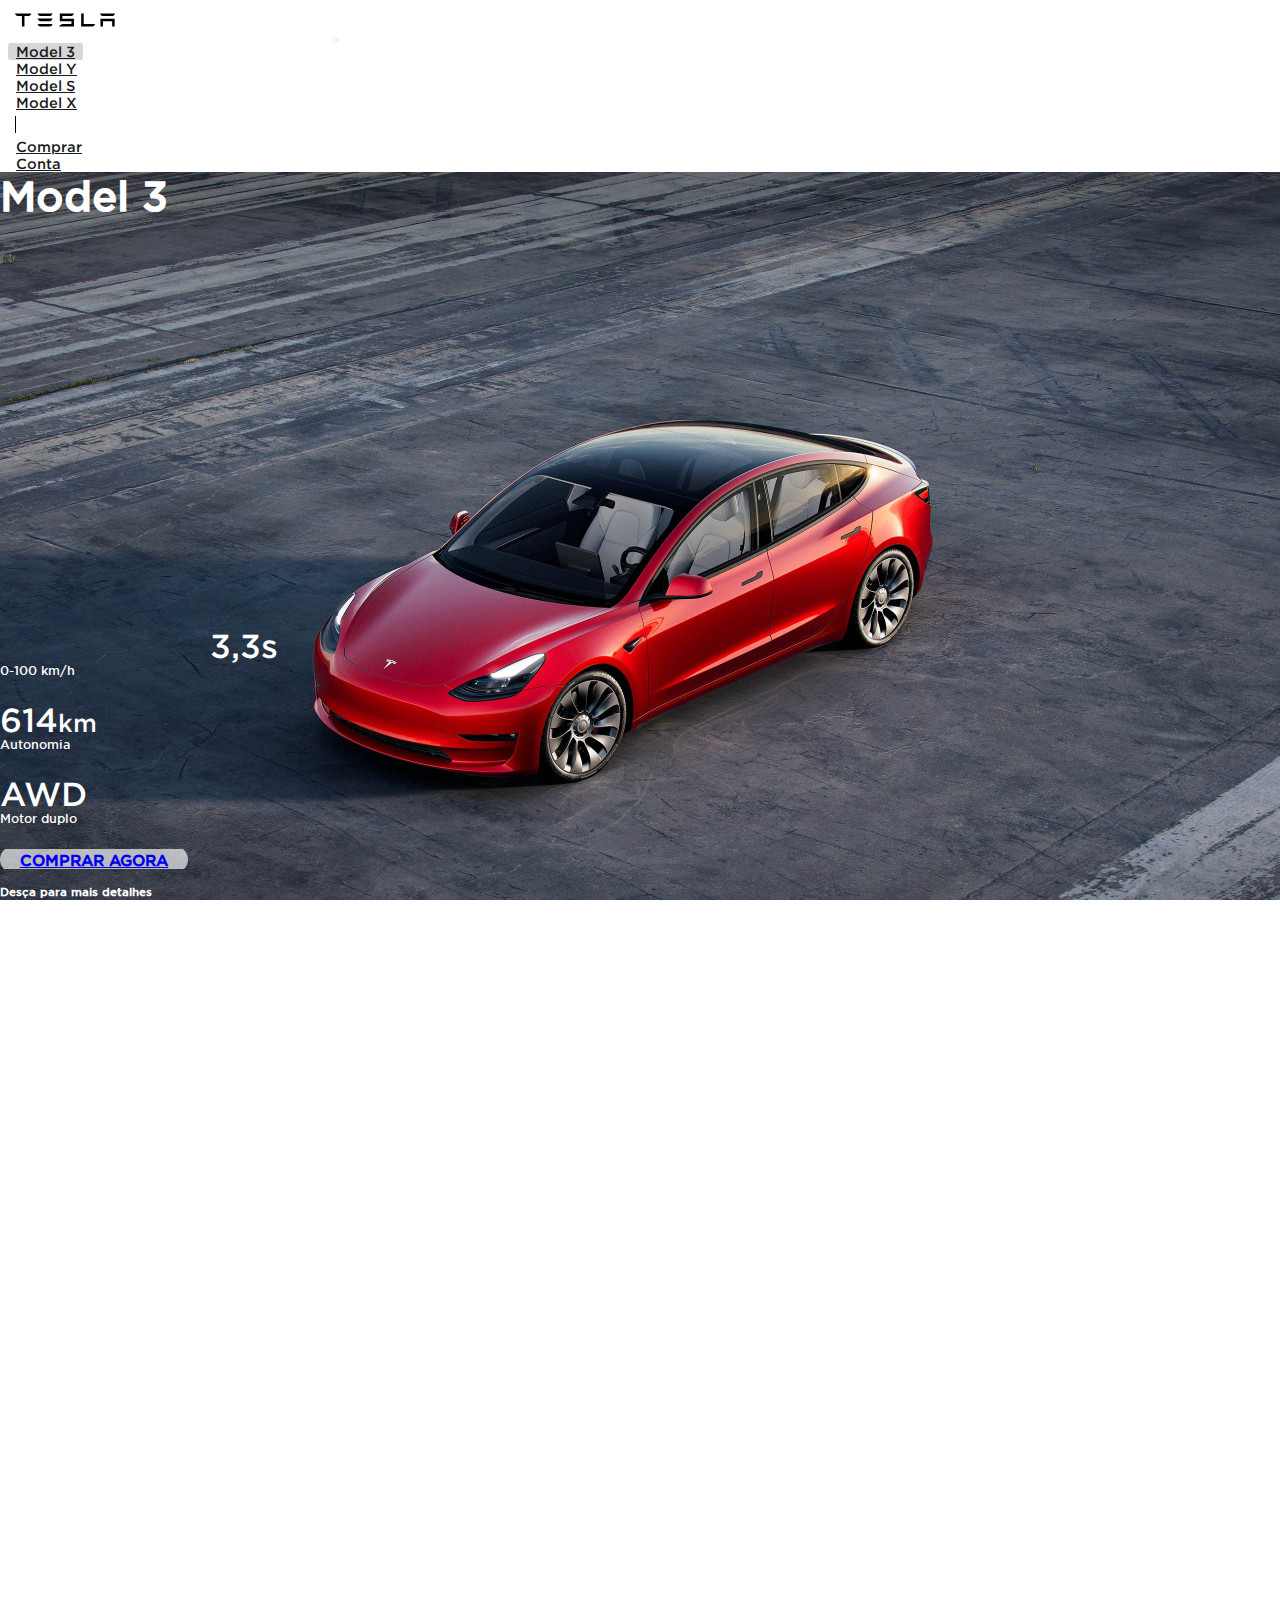
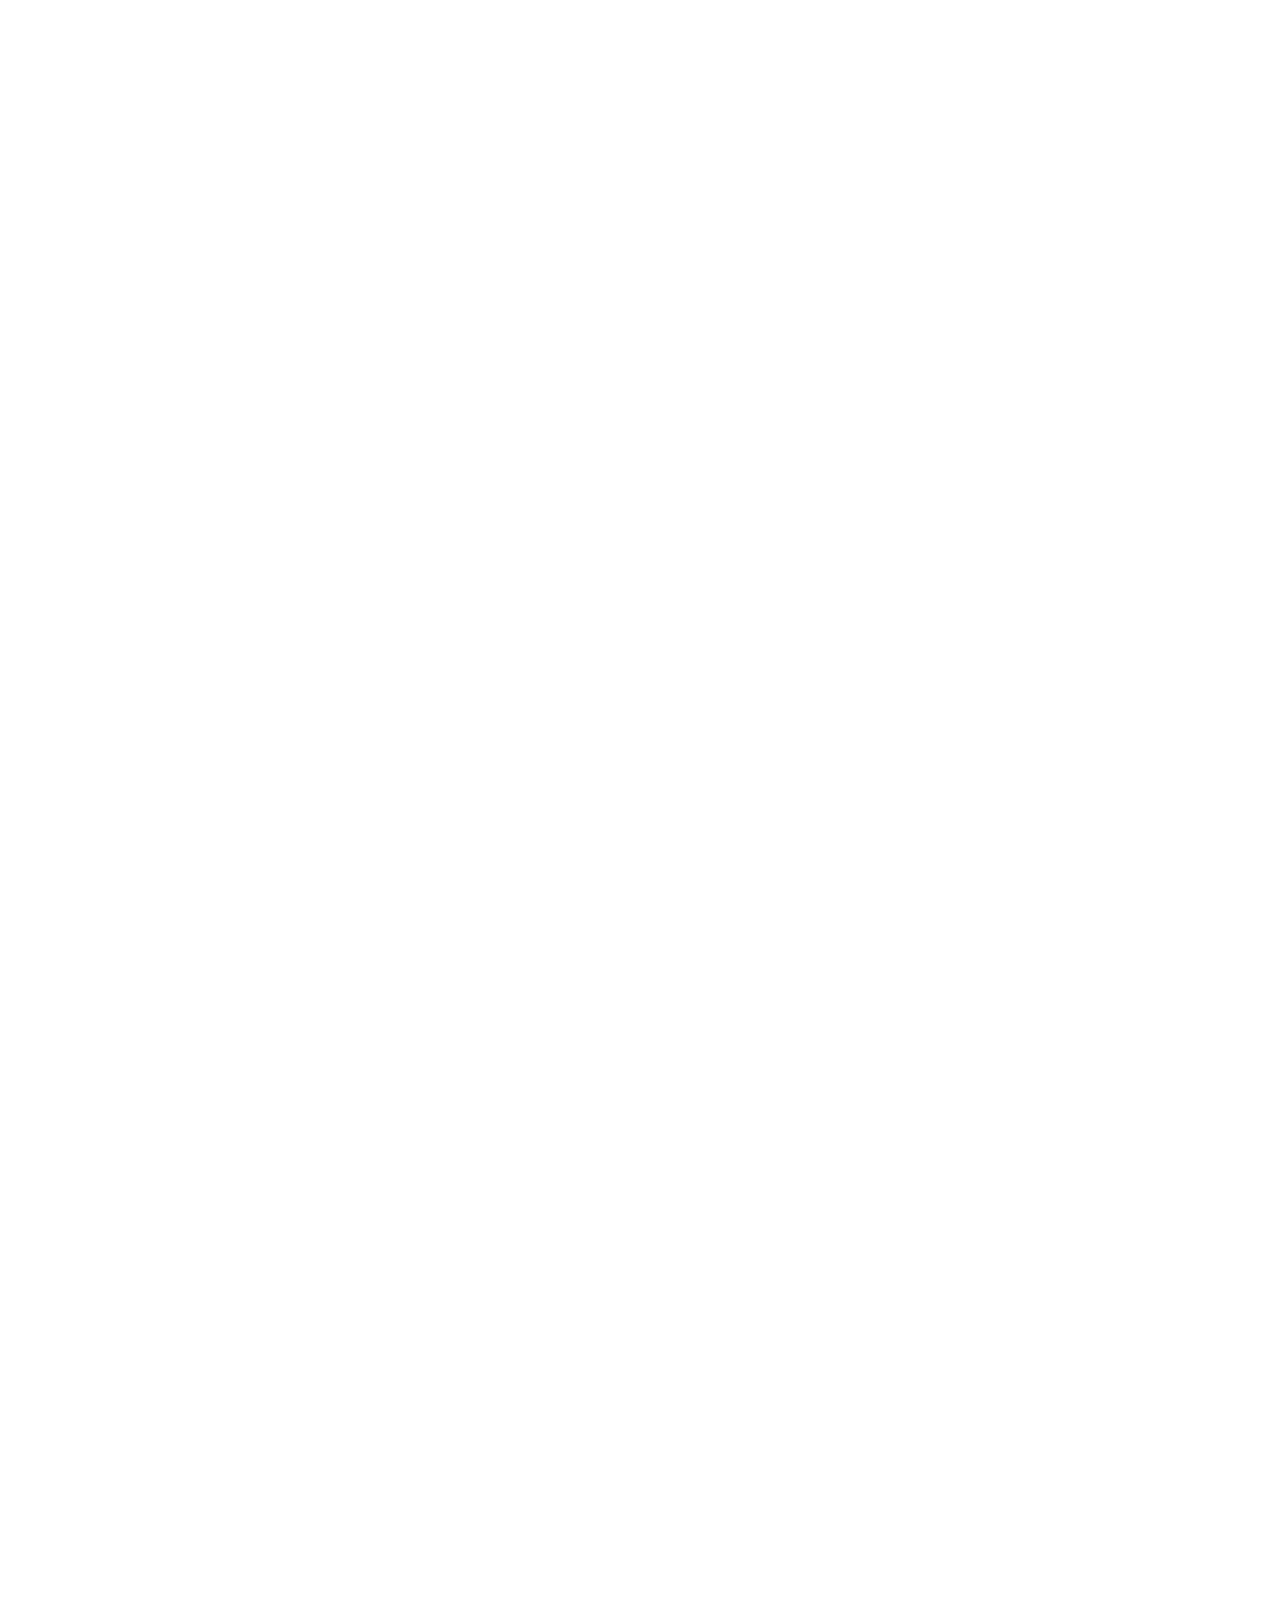
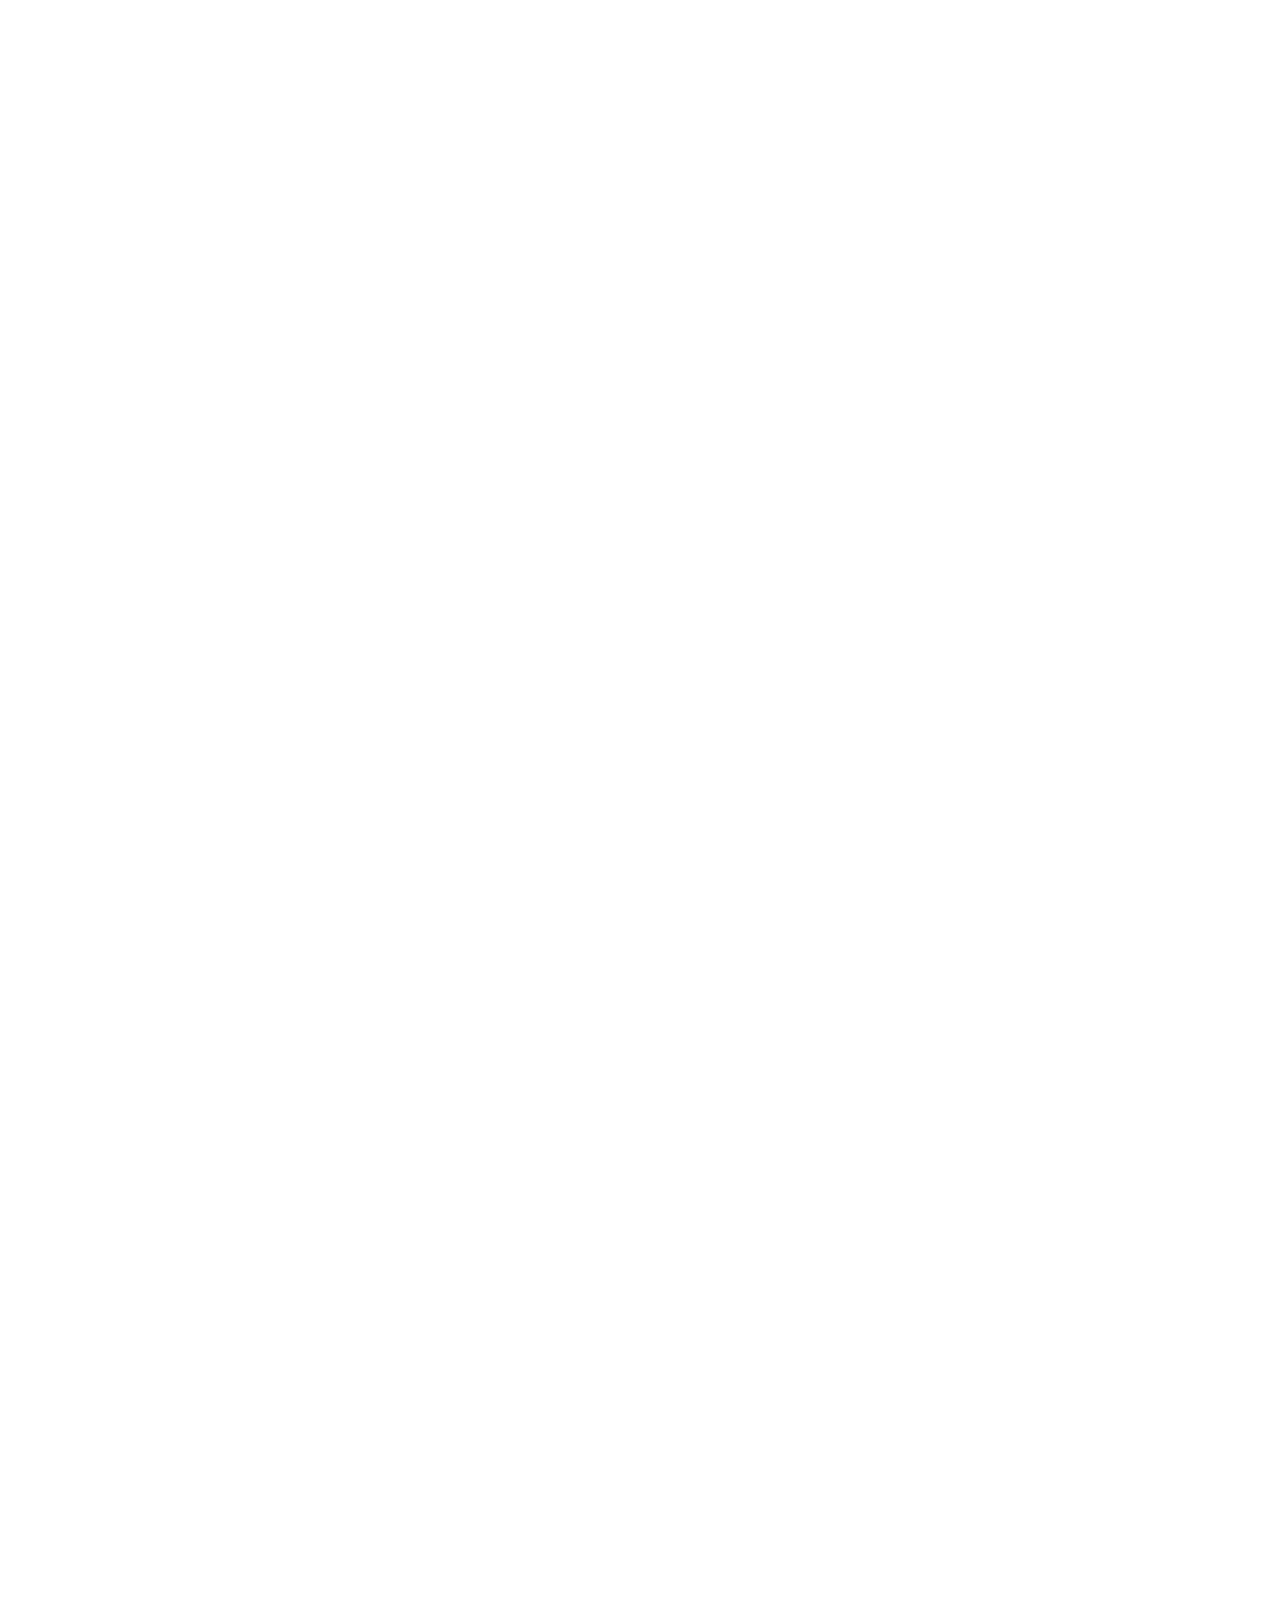
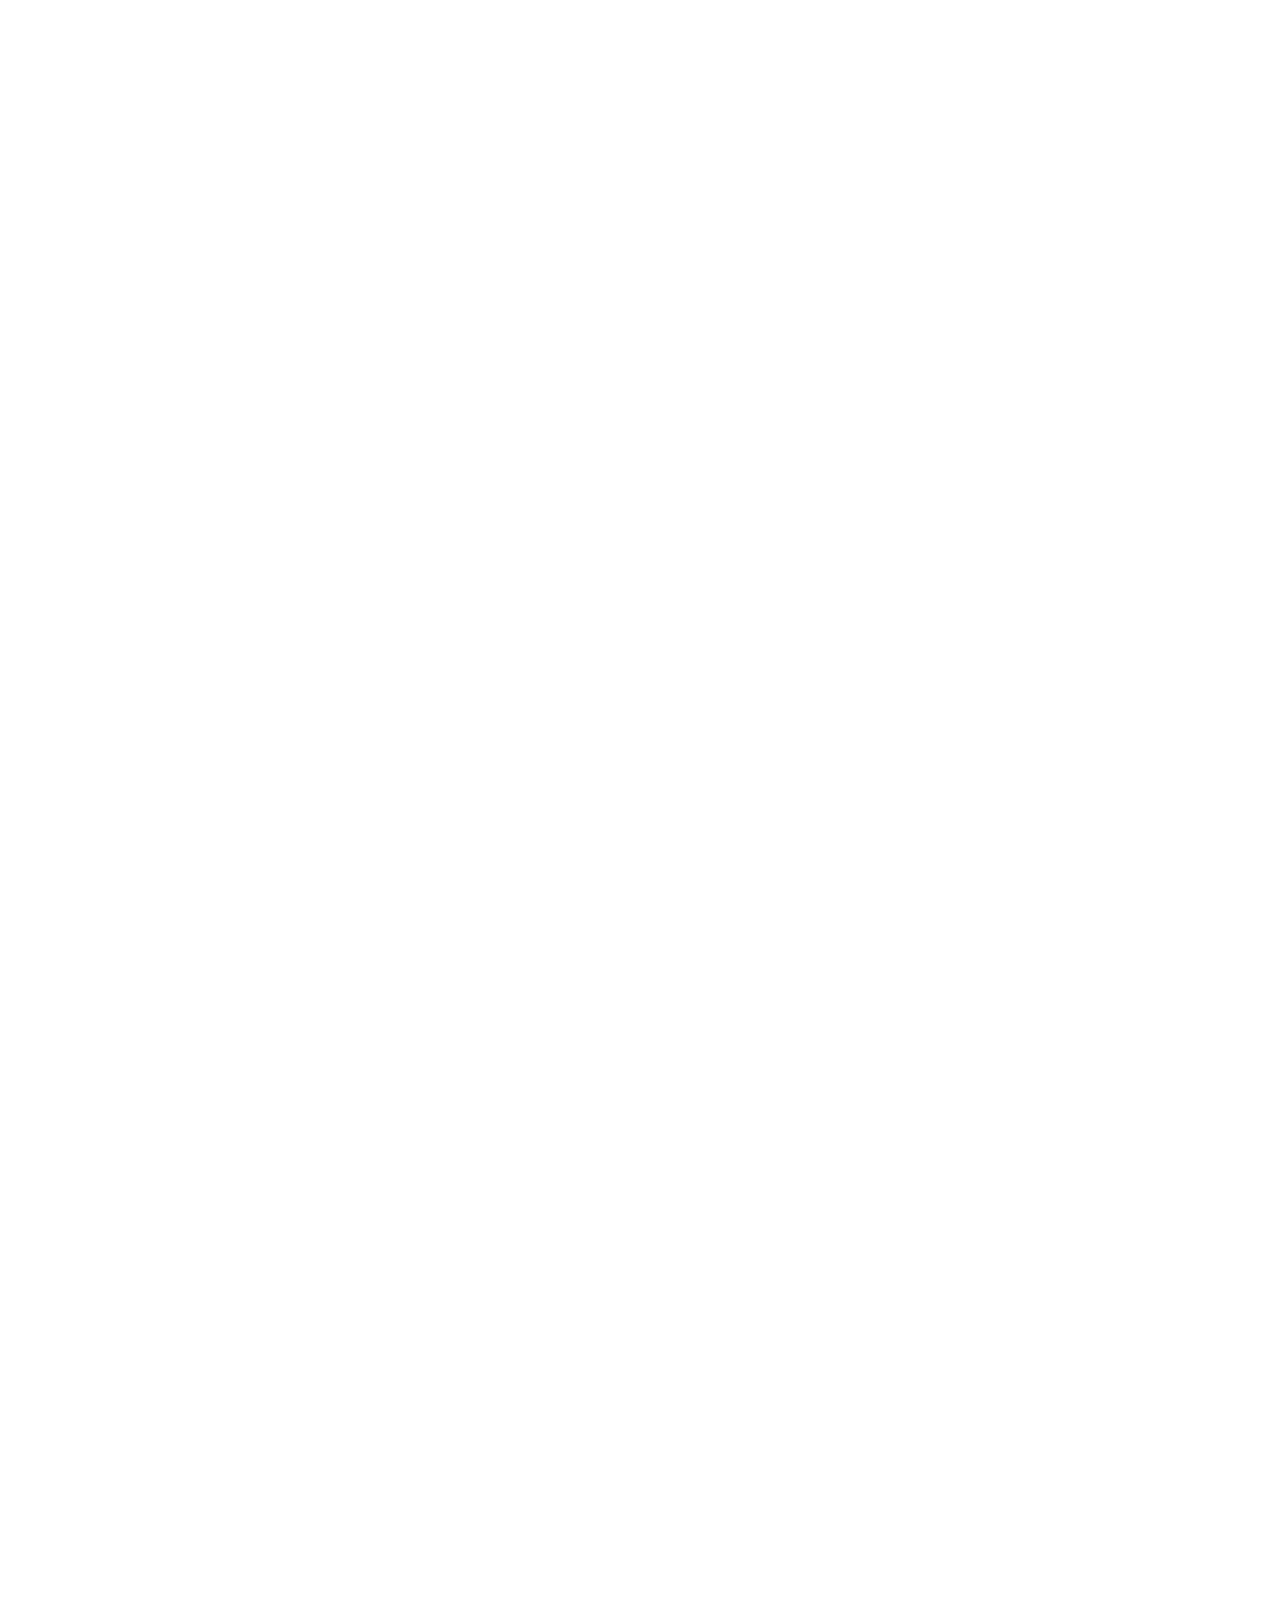
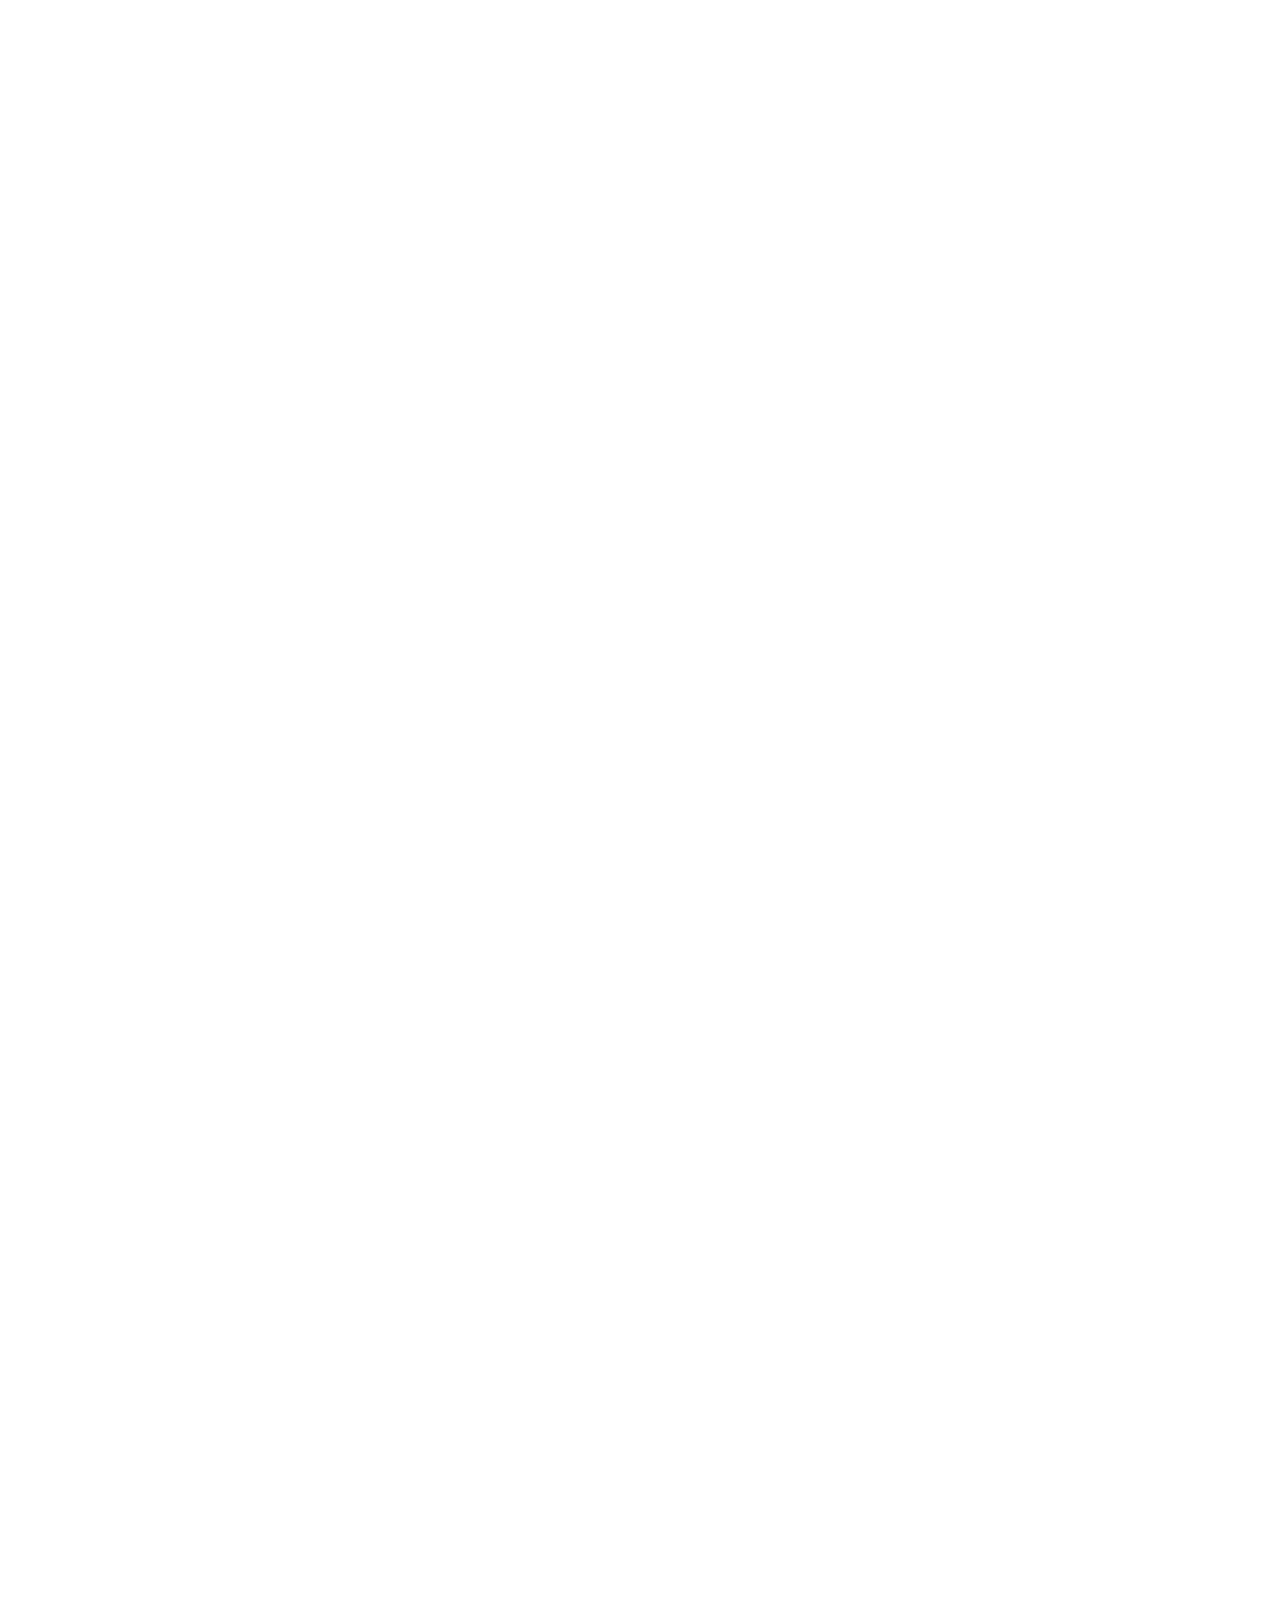
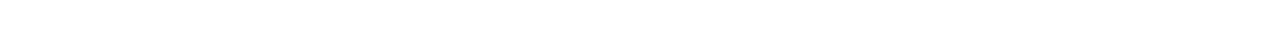
<file: model3.html>
<!doctype html>
<html lang="pt-br">

<head>
  <meta charset="utf-8">
  <meta name="viewport" content="width=device-width, initial-scale=1, shrink-to-fit=no">

  <link rel="stylesheet" href="https://cdn.jsdelivr.net/npm/bootstrap@4.6.1/dist/css/bootstrap.min.css"
    integrity="sha384-zCbKRCUGaJDkqS1kPbPd7TveP5iyJE0EjAuZQTgFLD2ylzuqKfdKlfG/eSrtxUkn" crossorigin="anonymous">
  <link rel="stylesheet" href="https://pro.fontawesome.com/releases/v5.10.0/css/all.css"
    integrity="sha384-AYmEC3Yw5cVb3ZcuHtOA93w35dYTsvhLPVnYs9eStHfGJvOvKxVfELGroGkvsg+p" crossorigin="anonymous" />
  <link href="https://fonts.googleapis.com/icon?family=Material+Icons" rel="stylesheet">

  <link rel="stylesheet" href="css/geral.css">
  <link rel="stylesheet" href="css/model3.css">

  <link rel="icon" href="img/favicon.png">

  <title>Tesla Brasil</title>
</head>

<body>

  <div id="header" class="fixed-top">
    <div class="navbar navbar-expand-md">
      <div class="container-fluid">
        <a href="index.html" class="nav-brand"><img src="img/tesla-logo.svg" width="130" height="40"></a>

        <button class="navbar-toggler border-0" data-toggle="collapse" data-target="#nav-header">
          <i class="fas fa-ellipsis-h"></i>
        </button>

        <div class="navbar-collapse collapse" id="nav-header">
          <ul class="navbar-nav">
            <li class="nav-item ativo"><a href="model3.html" class="nav-link">Model 3</a></li>
            <li class="nav-item"><a href="modely.html" class="nav-link">Model Y</a></li>
            <li class="nav-item"><a href="models.html" class="nav-link">Model S</a></li>
            <li class="nav-item"><a href="modelx.html" class="nav-link nav-last">Model X</a></li>
            <li class="nav-item divisor align-self--center"></li>
            <li class="nav-item"><a href="comprar.html" class="nav-link">Comprar</a></li>
            <li class="nav-item"><a href="conta.html" class="nav-link">Conta</a></li>
          </ul>
        </div>
      </div>
    </div>
  </div>

  <div class="parallax" id="parallax-1">
    <div class="content row align-items-center text-center">
      <div class="col">
        <h1 class="titulo">Model 3</h1>
        <div class="container" id="first-content">
          <div class="row">
            <div class="col-4 col-lg-3">
              <div class="row first-title">
                <div class="col-12">
                  <span class="material-icons" id="first-icon">speed</span>
                  <span>3,3s</span>
                </div>

                <div class="col">
                  <span class="first-sub">0-100 km/h</span>
                </div>
              </div>
            </div>

            <div class="col-4 col-lg-3">
              <div class="row first-title">
                <div class="col-12">
                  <span>614<span style="font-size: 24px;">km</span></span>
                </div>

                <div class="col">
                  <span class="first-sub">Autonomia</span>
                </div>
              </div>
            </div>

            <div class="col-4 col-lg-3">
              <div class="row first-title">
                <div class="col-12">
                  <span>AWD</span>
                </div>

                <div class="col">
                  <span class="first-sub">Motor duplo</span>
                </div>
              </div>
            </div>

            <div class="col-lg-3">
              <a href="comprar.html" class="btn btn-light btn-custom btn-comprar btn-block">COMPRAR AGORA</a>
            </div>
          </div>
          
          <div class="row">
            <div class="col seta-geral">
              <div id="seta">
                <h6>Desça para mais detalhes</h6>
                <i class="fas fa-chevron-down"></i>
              </div>
            </div>
          </div>
        </div>
      </div>
    </div>
  </div>

  <div id="second-content">
    <div class="container">
      <div class="spacing">
        <div class="row">
          <div class="col-md-4">
            <h2 class="top-title">Performance</h2>
            <h1 class="bottom-title">A aceleração mais rápida</h1>
          </div>

          <div class="col-md-8">
            <p class="paragraph text-justify">O Model 3 vem equipado com a opção de motor duplo com tração integral,
              travões Performance e jantes de
              20” Überturbine e suspensão rebaixada para um controlo total, em todas as condições climatéricas. Além
              disso, um aileron em fibra de carbono melhora a estabilidade a velocidades elevadas, tudo isto permitindo
              que o Model 3 ofereça uma aceleração dos 0-100 km/h* em apenas 3,3 segundos.</p>
          </div>
        </div>
      </div>
    </div>

    <div id="second-second-content">
      <div class="container">
        <div class="row">
          <div class="col-md-6">
            <img src="img/model3/second-content/wheels.jfif" class="img-fluid second-image">
          </div>

          <div class="col-md-6 second-title align-self-center">
            <h1 class="bottom-title white">Jantes Überturbine de 20" e travões Performance</h1>
            <p class="paragraph gray">Inclui pneus Pirelli P Zero, travões mais potentes e suspensão
              rebaixada para melhor manobrabilidade e desempenho</p>
          </div>
        </div>

        <div class="row">
          <div class="col-md-6 second-title align-self-center order-2 order-md-1">
            <h1 class="bottom-title white">Spoiler em fibra de carbono</h1>
            <p class="paragraph gray">Aerodinâmica aperfeiçoada e estabilidade melhorada a velocidades de até 261 km/h
            </p>
          </div>

          <div class="col-md-6 order-1 order-md-2">
            <img src="img/model3/second-content/spoiler.jfif" class="img-fluid second-image">
          </div>
        </div>

        <div class="row">
          <div class="col-md-6">
            <img src="img/model3/second-content/pedals.jfif" class="img-fluid second-image">
          </div>

          <div class="col-md-6 second-title align-self-center">
            <h1 class="bottom-title white">Pedais Performance</h1>
            <p class="paragraph gray">Fabricados com liga de alumínio para melhorar o estilo do interior</p>
          </div>
        </div>
      </div>
    </div>
  </div>

  <div id="third-content">
    <div class="container">
      <div class="spacing">
        <div class="row">
          <div class="col-md-4">
            <h2 class="top-title">Tração às 4 rodas</h2>
            <h1 class="bottom-title">Motor Duplo</h1>
          </div>

          <div class="col-md-8">
            <p class="paragraph text-justify">A tração integral da Tesla conta com dois motores independentes para maior
              redundância, cada um com apenas uma peça móvel, de forma a proporcionar o mínimo de manutenção e máximo de
              durabilidade. Ao contrário dos sistemas de tração integral tradicionais, controlam digitalmente o binário
              para as rodas dianteiras e traseiras, melhorando a manobrabilidade e o controlo da tração.</p>
          </div>
        </div>
      </div>
    </div>
  </div>

  <div id="fourth-content">
    <div class="container">
      <div class="row">
        <div class="col">
          <div id="carousel" class="carousel slide" data-ride="carousel">
            <ol class="carousel-indicators">
              <li class="active" data-target="#carousel" data-slide-to="0"></li>
              <li data-target="#carousel" data-slide-to="1"></li>
              <li data-target="#carousel" data-slide-to="2"></li>
              <li data-target="#carousel" data-slide-to="3"></li>
            </ol>

            <div class="carousel-inner">
              <div class="carousel-item active">
                <img src="img/model3/fourth-content/caroussel-1.jfif" class="img-fluid">
                <div class="carousel-caption">
                  Um aspeto interior minimalista com todos os controles acessíveis na tela tátil central de 15 polegadas
                  e no volante.
                </div>
              </div>

              <div class="carousel-item">
                <img src="img/model3/fourth-content/caroussel-2.jfif" class="img-fluid">
                <div class="carousel-caption">
                  O painel de instrumentos virado para a frente proporciona ainda mais espaço para as pernas na
                  dianteira, para uma direção mais espaçosa.
                </div>
              </div>

              <div class="carousel-item">
                <img src="img/model3/fourth-content/caroussel-3.jfif" class="img-fluid">
                <div class="carousel-caption">
                  A central premium é moderna e eficiente, com muito espaço de armazenamento coberto e suporte
                  para carregamento de dois smartphones.
                </div>
              </div>

              <div class="carousel-item">
                <img src="img/model3/fourth-content/caroussel-4.jfif" class="img-fluid">
                <div class="carousel-caption">
                  O banco traseiro é extremamente confortável com máximo espaço para as pernas e belas vistas através do
                  teto panorâmico.
                </div>
              </div>

              <a href="#carousel" class="carousel-control-prev" data-slide="prev">
                <i class="fas fa-chevron-left carousel-control"></i>
              </a>
              <a href="#carousel" class="carousel-control-next" data-slide="next">
                <i class="fas fa-chevron-right carousel-control"></i>
              </a>
            </div>
          </div>
        </div>
      </div>

      <div id="fourth-second-content">
        <div class="row">
          <div class="col-md-6">
            <img src="img/model3/fourth-content/content-1.jfif" class="img-fluid second-image">
          </div>

          <div class="col-md-6 second-title align-self-center">
            <h1 class="bottom-title white">Teto em vidro</h1>
            <p class="paragraph gray">O teto panorâmico expansivo do Model 3 fornece aos passageiros uma
              experiência mais luminosa e espaçosa e uma vista perfeita do céu.</p>
          </div>
        </div>

        <div class="row">
          <div class="col-md-6 second-title align-self-center order-2 order-md-1">
            <h1 class="bottom-title white">Conforto em todas as condições climatéricas</h1>
            <p class="paragraph gray">Maior conforto e conveniência com aquecedores nos bancos traseiros e dianteiros e
              retrovisores aquecidos.
            </p>
          </div>

          <div class="col-md-6 order-1 order-md-2">
            <img src="img/model3/fourth-content/content-2.jfif" class="img-fluid second-image">
          </div>
        </div>

        <div class="row">
          <div class="col-md-6">
            <img src="img/model3/fourth-content/content-3.jfif" class="img-fluid second-image">
          </div>

          <div class="col-md-6 second-title align-self-center">
            <h1 class="bottom-title white">Som puro</h1>
            <p class="paragraph gray">Um sistema áudio personalizado com 15 alto-falantes para uma dinâmica sonora
              interior comparável à de um estúdio de gravação.</p>
          </div>
        </div>
      </div>
    </div>
  </div>

  <div id="final-content">
    <div class="container-fluid d-flex">
      <div class="row">
        <div class="col-md-6 align-self-center text-center mb-5">
          <h1 class="bottom-title white">Experencie o Model 3</h1>
          <a href="comprar.html" class="btn btn-light btn-custom btn-comprar">COMPRAR AGORA</a>
        </div>

        <div class="col-md-6">
          <img src="img/model3/final.png" class="img-fluid">
        </div>
      </div>
    </div>
  </div>

  <script src="https://cdn.jsdelivr.net/npm/jquery@3.5.1/dist/jquery.slim.min.js"
    integrity="sha384-DfXdz2htPH0lsSSs5nCTpuj/zy4C+OGpamoFVy38MVBnE+IbbVYUew+OrCXaRkfj"
    crossorigin="anonymous"></script>
  <script src="https://cdn.jsdelivr.net/npm/bootstrap@4.6.1/dist/js/bootstrap.bundle.min.js"
    integrity="sha384-fQybjgWLrvvRgtW6bFlB7jaZrFsaBXjsOMm/tB9LTS58ONXgqbR9W8oWht/amnpF"
    crossorigin="anonymous"></script>
</body>

</html>
</file>
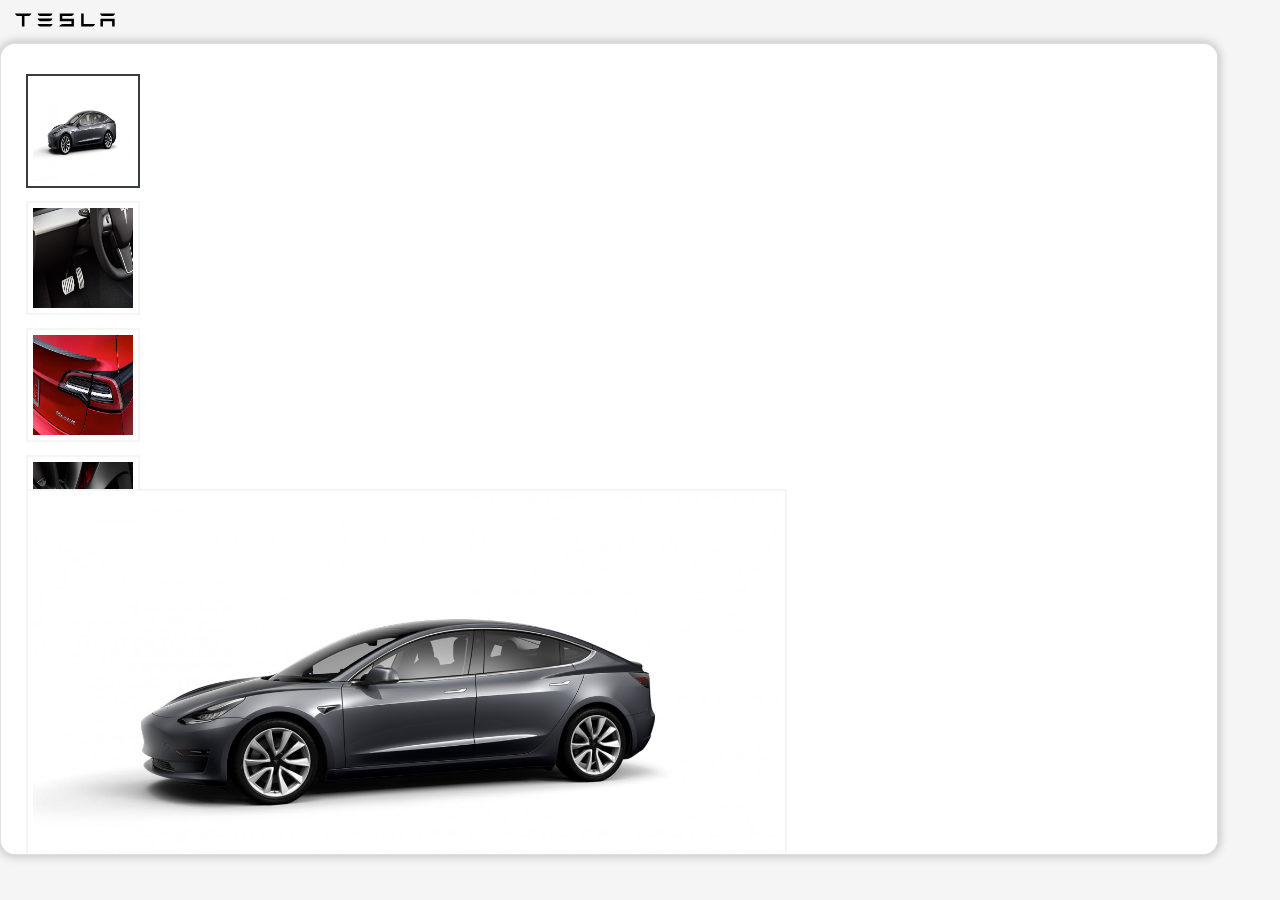
<file: produto-1.html>
<!doctype html>
<html lang="pt-br">

<head>
    <meta charset="utf-8">
    <meta name="viewport" content="width=device-width, initial-scale=1, shrink-to-fit=no">

    <link rel="stylesheet" href="https://cdn.jsdelivr.net/npm/bootstrap@4.6.1/dist/css/bootstrap.min.css"
        integrity="sha384-zCbKRCUGaJDkqS1kPbPd7TveP5iyJE0EjAuZQTgFLD2ylzuqKfdKlfG/eSrtxUkn" crossorigin="anonymous">
    <link rel="stylesheet" href="https://pro.fontawesome.com/releases/v5.10.0/css/all.css"
        integrity="sha384-AYmEC3Yw5cVb3ZcuHtOA93w35dYTsvhLPVnYs9eStHfGJvOvKxVfELGroGkvsg+p" crossorigin="anonymous" />
    <link rel="stylesheet" href="css/geral.css">
    <link rel="stylesheet" href="css/produtos.css">

    <script src="js/produtos.js"></script>

    <link rel="icon" href="img/favicon.png">

    <title>Tesla Brasil</title>
</head>

<body>

    <div id="header produto">
        <div class="navbar navbar-expand-md">
            <div class="container-fluid">
                <a href="comprar.html" class="nav-brand"><img src="img/tesla-logo.svg" width="130" height="40"></a>
            </div>
        </div>
    </div>

    <div class="container-fluid" id="border">
        <div class="container-fluid" id="principal">
            <div id="produto">
                <div class="row no-gutters">
                    <div class="col-lg-2 col-xl-1 order-2 order-lg-1">
                        <div id="fotos" class="text-center">
                            <ul>
                                <li><img src="img/model3/cores/cinza.jfif" class="img-fluid img primeiro"
                                        onclick="imagem(this)"></li>
                                <li><img src="img/model3/second-content/pedals.jfif" class="img-fluid img"
                                        onclick="imagem(this)"></li>
                                <li><img src="img/model3/second-content/spoiler.jfif" class="img-fluid img"
                                        onclick="imagem(this)"></li>
                                <li><img src="img/model3/second-content/wheels.jfif" class="img-fluid img"
                                        onclick="imagem(this)"></li>
                                <li><img src="img/model3/fourth-content/caroussel-1.jfif" class="img-fluid img"
                                        onclick="imagem(this)"></li>
                                <li><img src="img/model3/fourth-content/caroussel-2.jfif" class="img-fluid img"
                                        onclick="imagem(this)"></li>
                                <li><img src="img/model3/fourth-content/caroussel-3.jfif" class="img-fluid img"
                                        onclick="imagem(this)"></li>
                                <li><img src="img/model3/fourth-content/caroussel-4.jfif" class="img-fluid img"
                                        onclick="imagem(this)"></li>
                                <li><img src="img/model3/fourth-content/content-1.jfif" class="img-fluid img"
                                        onclick="imagem(this)"></li>
                                <li><img src="img/model3/fourth-content/content-2.jfif" class="img-fluid img"
                                        onclick="imagem(this)"></li>
                                <li><img src="img/model3/fourth-content/content-3.jfif" class="img-fluid img"
                                        onclick="imagem(this)"></li>
                            </ul>
                        </div>
                    </div>

                    <div class="col-lg-6 col-xl-5 order-1 order-lg-2">
                        <img src="img/model3/cores/cinza.jfif" id="geral" class="img-fluid">
                    </div>

                    <div class="col-lg-4 col-xl-6 order-3 text-lg-left text-center">
                        <div id="conteudo">
                            <h1>Model 3</h1>
                            <h2 id="valor">53.900 <h2 id="moeda" style="font-size: 24px;">USD</h2></h2>
                            <div id="moedas">
                                <button class="btn-custom" onclick="moeda('usd', '53.900')">USD</button>
                                <button class="btn-custom" onclick="moeda('eur', '47.700')">EUR</button>
                                <button class="btn-custom" onclick="moeda('brl', '302.500')">BRL</button>
                            </div>

                            <div id="cores">
                                <div id="cor">
                                    <h6>Cores disponíveis</h6>
                                    <button class="btn-custom btn-cor branco" onclick="cor('branco', 'model3', 'jpg')"></button>
                                    <button class="btn-custom btn-cor azul" onclick="cor('azul', 'model3', 'jpg')"></button>
                                    <button class="btn-custom btn-cor cinza" onclick="cor('cinza', 'model3', 'jfif')"></button>
                                    <button class="btn-custom btn-cor preto" onclick="cor('preto', 'model3', 'jpg')"></button>
                                </div>
                            </div>

                            <div id="compra">
                                <button class="btn-custom btn-comprar btn-block">comprar agora</button>
                            </div>
                        </div>
                    </div>
                </div>
            </div>

            <div id="banner">
                <div class="container jusfit-content-center text-center">
                    <div class="row">
                        <div class="col-lg-3 col-6 topo">
                            <h2>3,3s</h2>
                            <h3>0-100 km/h</h3>
                        </div>

                        <div class="col-lg-3 col-6 topo">
                            <h2>614km</h2>
                            <h3>Autonomia</h3>
                        </div>

                        <div class="col-lg-3 col-6">
                            <h2>AWD</h2>
                            <h3>Motor duplo</h3>
                        </div>

                        <div class="col-lg-3 col-6">
                            <h2>261km</h2>
                            <h3>Velocidade máxima</h3>
                        </div>
                    </div>
                </div>
            </div>
            
        </div>
    </div>


    <script src="https://cdn.jsdelivr.net/npm/jquery@3.5.1/dist/jquery.slim.min.js"
        integrity="sha384-DfXdz2htPH0lsSSs5nCTpuj/zy4C+OGpamoFVy38MVBnE+IbbVYUew+OrCXaRkfj"
        crossorigin="anonymous"></script>
    <script src="https://cdn.jsdelivr.net/npm/bootstrap@4.6.1/dist/js/bootstrap.bundle.min.js"
        integrity="sha384-fQybjgWLrvvRgtW6bFlB7jaZrFsaBXjsOMm/tB9LTS58ONXgqbR9W8oWht/amnpF"
        crossorigin="anonymous"></script>
</body>

</html>
</file>
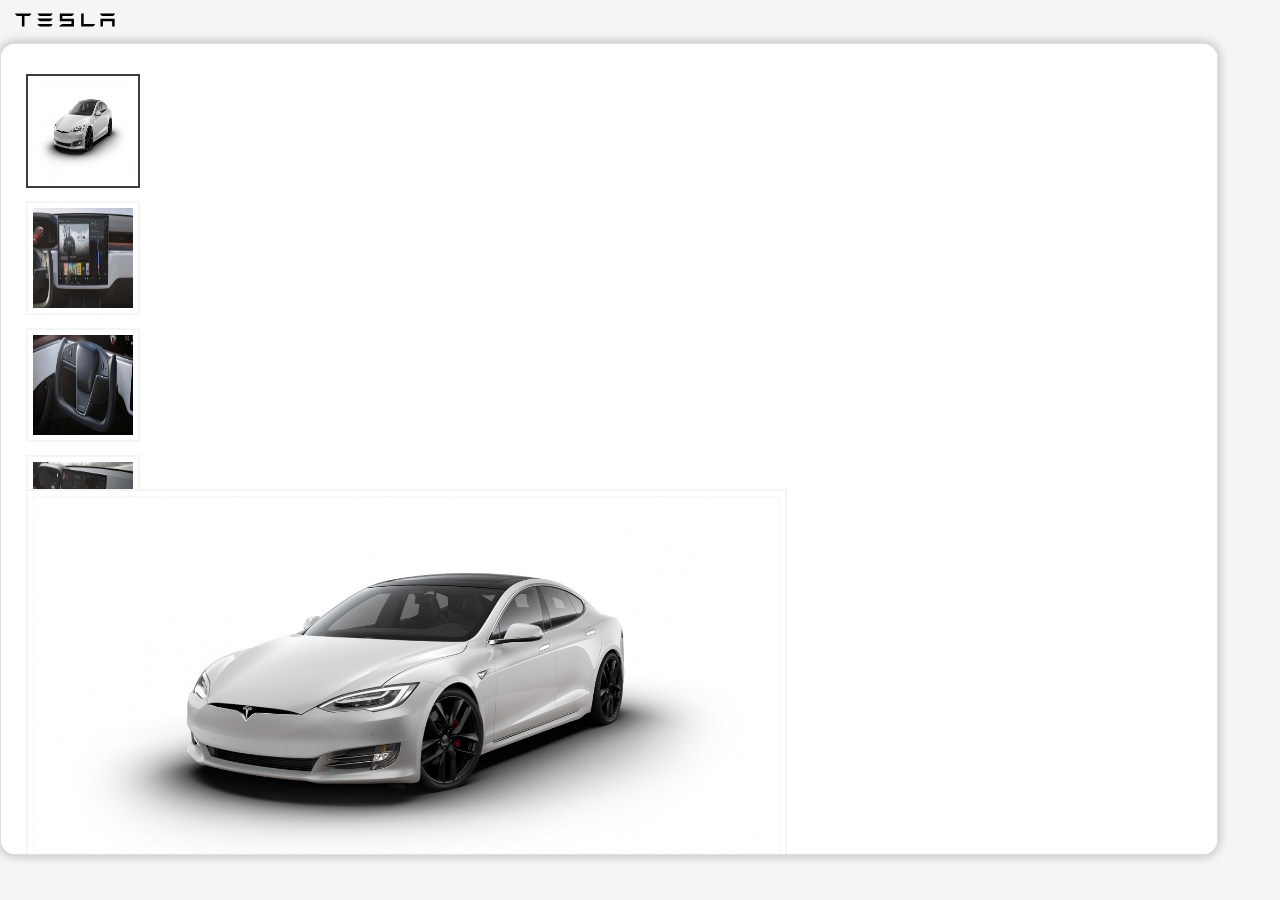
<file: produto-2.html>
<!doctype html>
<html lang="pt-br">

<head>
    <meta charset="utf-8">
    <meta name="viewport" content="width=device-width, initial-scale=1, shrink-to-fit=no">

    <link rel="stylesheet" href="https://cdn.jsdelivr.net/npm/bootstrap@4.6.1/dist/css/bootstrap.min.css"
        integrity="sha384-zCbKRCUGaJDkqS1kPbPd7TveP5iyJE0EjAuZQTgFLD2ylzuqKfdKlfG/eSrtxUkn" crossorigin="anonymous">
    <link rel="stylesheet" href="https://pro.fontawesome.com/releases/v5.10.0/css/all.css"
        integrity="sha384-AYmEC3Yw5cVb3ZcuHtOA93w35dYTsvhLPVnYs9eStHfGJvOvKxVfELGroGkvsg+p" crossorigin="anonymous" />
    <link rel="stylesheet" href="css/geral.css">
    <link rel="stylesheet" href="css/produtos.css">

    <script src="js/produtos.js"></script>

    <link rel="icon" href="img/favicon.png">

    <title>Tesla Brasil</title>
</head>

<body>

    <div id="header produto">
        <div class="navbar navbar-expand-md">
            <div class="container-fluid">
                <a href="comprar.html" class="nav-brand"><img src="img/tesla-logo.svg" width="130" height="40"></a>
            </div>
        </div>
    </div>

    <div class="container-fluid" id="border">
        <div class="container-fluid" id="principal">
            <div id="produto">
                <div class="row no-gutters">
                    <div class="col-lg-2 col-xl-1 order-2 order-lg-1">
                        <div id="fotos" class="text-center">
                            <ul>
                                <li><img src="img/models/cores/branco.jfif" class="img-fluid img primeiro"
                                        onclick="imagem(this)"></li>
                                <li><img src="img/models/second-content/carousel/carousel-1-desktop.jfif"
                                        class="img-fluid img" onclick="imagem(this)"></li>
                                <li><img src="img/models/second-content/carousel/carousel-2-desktop.jfif"
                                        class="img-fluid img" onclick="imagem(this)"></li>
                                <li><img src="img/models/second-content/carousel/carousel-3-desktop.jfif"
                                        class="img-fluid img" onclick="imagem(this)"></li>
                                <li><img src="img/models/second-content/carousel/carousel-4-desktop.jfif"
                                        class="img-fluid img" onclick="imagem(this)"></li>
                                <li><img src="img/models/second-content/content-1.jfif" class="img-fluid img"
                                        onclick="imagem(this)"></li>
                                <li><img src="img/models/second-content/content-2.jfif" class="img-fluid img"
                                        onclick="imagem(this)"></li>
                                <li><img src="img/models/second-content/content-3.jfif" class="img-fluid img"
                                        onclick="imagem(this)"></li>
                                <li><img src="img/models/second-content/content-4.jfif" class="img-fluid img"
                                        onclick="imagem(this)"></li>
                                <li><img src="img/models/third-content/content-1.jfif" class="img-fluid img"
                                        onclick="imagem(this)"></li>
                                <li><img src="img/models/third-content/content-2.jfif" class="img-fluid img"
                                        onclick="imagem(this)"></li>
                                <li><img src="img/models/third-content/content-3.jfif" class="img-fluid img"
                                        onclick="imagem(this)"></li>
                            </ul>
                        </div>
                    </div>

                    <div class="col-lg-6 col-xl-5 order-1 order-lg-2">
                        <img src="img/models/cores/branco.jfif" id="geral" class="img-fluid">
                    </div>

                    <div class="col-lg-4 col-xl-6 order-3 text-lg-left text-center">
                        <div id="conteudo">
                            <h1>Model S</h1>
                            <h2 id="valor">61.400 <h2 id="moeda" style="font-size: 24px;">USD</h2>
                            </h2>
                            <div id="moedas">
                                <button class="btn-custom" onclick="moeda('usd', '61.400')">USD</button>
                                <button class="btn-custom" onclick="moeda('eur', '54.380')">EUR</button>
                                <button class="btn-custom" onclick="moeda('brl', '343.200')">BRL</button>
                            </div>

                            <div id="cores">
                                <div id="cor">
                                    <h6>Cores disponíveis</h6>
                                    <button class="btn-custom btn-cor branco"
                                        onclick="cor('branco', 'models', 'jfif')"></button>
                                    <button class="btn-custom btn-cor azul"
                                        onclick="cor('azul', 'models', 'jfif')"></button>
                                    <button class="btn-custom btn-cor cinza"
                                        onclick="cor('cinza', 'models', 'jfif')"></button>
                                    <button class="btn-custom btn-cor preto"
                                        onclick="cor('preto', 'models', 'jfif')"></button>
                                    <button class="btn-custom btn-cor vermelho"
                                        onclick="cor('vermelho', 'models', 'jfif')"></button>
                                </div>
                            </div>

                            <div id="compra">
                                <button class="btn-custom btn-comprar btn-block">comprar
                                    agora</button>
                            </div>
                        </div>
                    </div>
                </div>
            </div>

            <div id="banner">
                <div class="container jusfit-content-center text-center">
                    <div class="row">
                        <div class="col-lg-3 col-6 topo">
                            <h2>2,1s</h2>
                            <h3>0-100 km/h</h3>
                        </div>

                        <div class="col-lg-3 col-6 topo">
                            <h2>637km</h2>
                            <h3>Autonomia</h3>
                        </div>

                        <div class="col-lg-3 col-6">
                            <h2>1020cv</h2>
                            <h3>Potência</h3>
                        </div>

                        <div class="col-lg-3 col-6">
                            <h2>322km</h2>
                            <h3>Velocidade máxima</h3>
                        </div>
                    </div>
                </div>
            </div>

        </div>
    </div>


    <script src="https://cdn.jsdelivr.net/npm/jquery@3.5.1/dist/jquery.slim.min.js"
        integrity="sha384-DfXdz2htPH0lsSSs5nCTpuj/zy4C+OGpamoFVy38MVBnE+IbbVYUew+OrCXaRkfj"
        crossorigin="anonymous"></script>
    <script src="https://cdn.jsdelivr.net/npm/bootstrap@4.6.1/dist/js/bootstrap.bundle.min.js"
        integrity="sha384-fQybjgWLrvvRgtW6bFlB7jaZrFsaBXjsOMm/tB9LTS58ONXgqbR9W8oWht/amnpF"
        crossorigin="anonymous"></script>
</body>

</html>
</file>
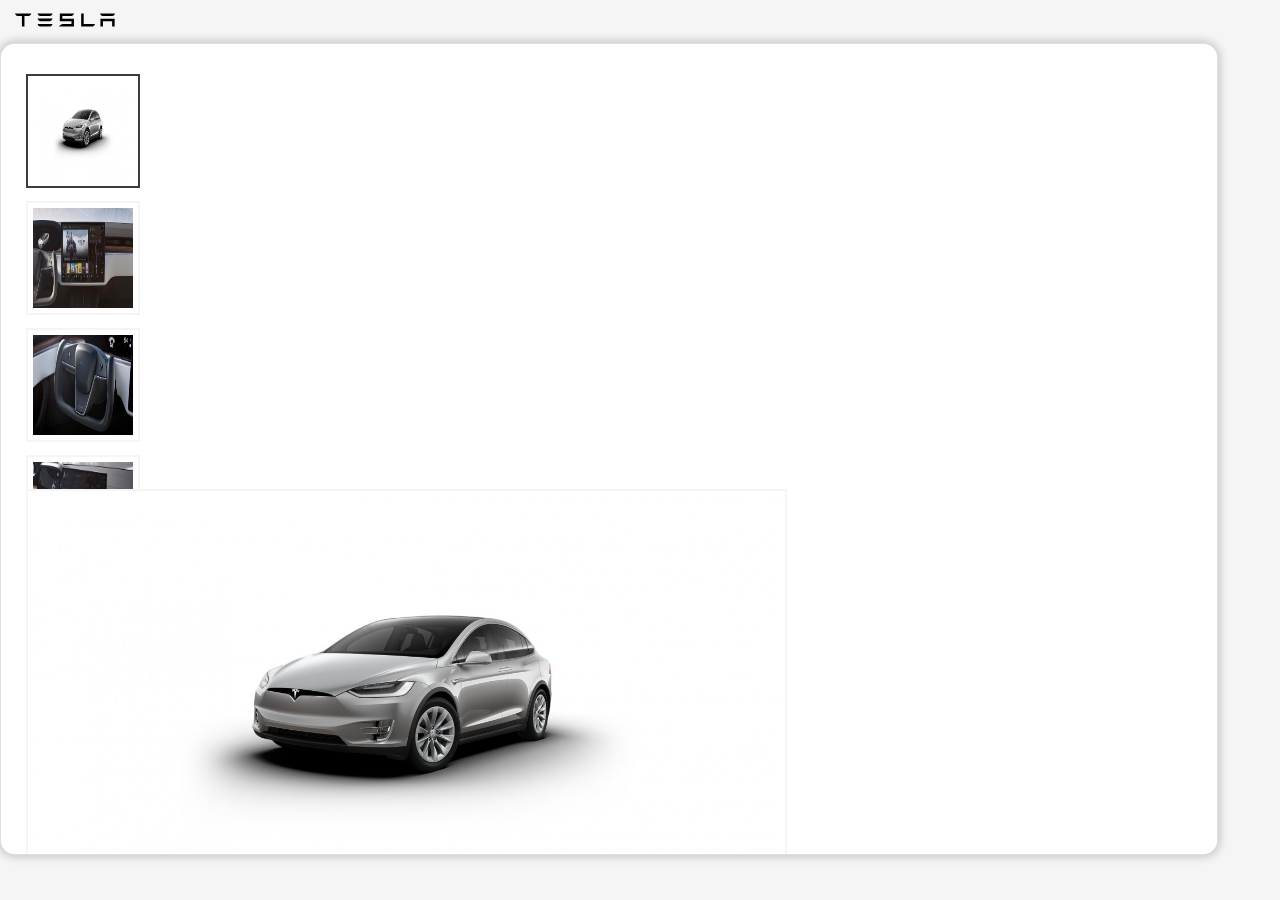
<file: produto-3.html>
<!doctype html>
<html lang="pt-br">

<head>
    <meta charset="utf-8">
    <meta name="viewport" content="width=device-width, initial-scale=1, shrink-to-fit=no">

    <link rel="stylesheet" href="https://cdn.jsdelivr.net/npm/bootstrap@4.6.1/dist/css/bootstrap.min.css"
        integrity="sha384-zCbKRCUGaJDkqS1kPbPd7TveP5iyJE0EjAuZQTgFLD2ylzuqKfdKlfG/eSrtxUkn" crossorigin="anonymous">
    <link rel="stylesheet" href="https://pro.fontawesome.com/releases/v5.10.0/css/all.css"
        integrity="sha384-AYmEC3Yw5cVb3ZcuHtOA93w35dYTsvhLPVnYs9eStHfGJvOvKxVfELGroGkvsg+p" crossorigin="anonymous" />
    <link rel="stylesheet" href="css/geral.css">
    <link rel="stylesheet" href="css/produtos.css">

    <script src="js/produtos.js"></script>

    <link rel="icon" href="img/favicon.png">

    <title>Tesla Brasil</title>
</head>

<body>

    <div id="header produto">
        <div class="navbar navbar-expand-md">
            <div class="container-fluid">
                <a href="comprar.html" class="nav-brand"><img src="img/tesla-logo.svg" width="130" height="40"></a>
            </div>
        </div>
    </div>

    <div class="container-fluid" id="border">
        <div class="container-fluid" id="principal">
            <div id="produto">
                <div class="row no-gutters">
                    <div class="col-lg-2 col-xl-1 order-2 order-lg-1">
                        <div id="fotos" class="text-center">
                            <ul>
                                <li><img src="img/modelx/cores/prata.jfif" class="img-fluid img primeiro"
                                        onclick="imagem(this)"></li>
                                <li><img src="img/modelx/second-content/carousel/carousel-1.png" class="img-fluid img"
                                        onclick="imagem(this)"></li>
                                <li><img src="img/modelx/second-content/carousel/carousel-2.png" class="img-fluid img"
                                        onclick="imagem(this)"></li>
                                <li><img src="img/modelx/second-content/carousel/carousel-3.png" class="img-fluid img"
                                        onclick="imagem(this)"></li>
                                <li><img src="img/modelx/second-content/carousel/carousel-4.png" class="img-fluid img"
                                        onclick="imagem(this)"></li>
                                <li><img src="img/modelx/second-content/content-1.jfif" class="img-fluid img"
                                        onclick="imagem(this)"></li>
                                <li><img src="img/modelx/second-content/content-2.png" class="img-fluid img"
                                        onclick="imagem(this)"></li>
                                <li><img src="img/modelx/second-content/content-3.png" class="img-fluid img"
                                        onclick="imagem(this)"></li>
                                <li><img src="img/modelx/third-content/content-1.png" class="img-fluid img"
                                        onclick="imagem(this)"></li>
                                <li><img src="img/modelx/third-content/content-2.png" class="img-fluid img"
                                        onclick="imagem(this)"></li>
                                <li><img src="img/modelx/third-content/content-3.png" class="img-fluid img"
                                        onclick="imagem(this)"></li>
                            </ul>
                        </div>
                    </div>

                    <div class="col-lg-6 col-xl-5 order-1 order-lg-2">
                        <img src="img/modelx/cores/prata.jfif" id="geral" class="img-fluid">
                    </div>

                    <div class="col-lg-4 col-xl-6 order-3 text-lg-left text-center">
                        <div id="conteudo">
                            <h1>Model X</h1>
                            <h2 id="valor">87.100 <h2 id="moeda" style="font-size: 24px;">USD</h2>
                            </h2>
                            <div id="moedas">
                                <button class="btn-custom" onclick="moeda('usd', '87.100')">USD</button>
                                <button class="btn-custom" onclick="moeda('eur', '77.170')">EUR</button>
                                <button class="btn-custom" onclick="moeda('brl', '486.854')">BRL</button>
                            </div>

                            <div id="cores">
                                <div id="cor">
                                    <h6>Cores disponíveis</h6>
                                    <button class="btn-custom btn-cor prata"
                                        onclick="cor('prata', 'modelx', 'jfif')"></button>
                                    <button class="btn-custom btn-cor cinza"
                                        onclick="cor('cinza', 'modelx', 'jfif')"></button>
                                </div>
                            </div>

                            <div id="compra">
                                <button class="btn-custom btn-comprar btn-block">comprar agora</button>
                            </div>
                        </div>
                    </div>
                </div>
            </div>

            <div id="banner">
                <div class="container jusfit-content-center text-center">
                    <div class="row">
                        <div class="col-lg-3 col-6 topo">
                            <h2>2,6s</h2>
                            <h3>0-100 km/h</h3>
                        </div>

                        <div class="col-lg-3 col-6 topo">
                            <h2>536km</h2>
                            <h3>Autonomia</h3>
                        </div>

                        <div class="col-lg-3 col-6">
                            <h2>1020cv</h2>
                            <h3>Potência</h3>
                        </div>

                        <div class="col-lg-3 col-6">
                            <h2>2.268kg</h2>
                            <h3>Capacidade de reboque</h3>
                        </div>
                    </div>
                </div>
            </div>

        </div>
    </div>


    <script src="https://cdn.jsdelivr.net/npm/jquery@3.5.1/dist/jquery.slim.min.js"
        integrity="sha384-DfXdz2htPH0lsSSs5nCTpuj/zy4C+OGpamoFVy38MVBnE+IbbVYUew+OrCXaRkfj"
        crossorigin="anonymous"></script>
    <script src="https://cdn.jsdelivr.net/npm/bootstrap@4.6.1/dist/js/bootstrap.bundle.min.js"
        integrity="sha384-fQybjgWLrvvRgtW6bFlB7jaZrFsaBXjsOMm/tB9LTS58ONXgqbR9W8oWht/amnpF"
        crossorigin="anonymous"></script>
</body>

</html>
</file>
<file: css/geral.css>
* {
    padding: 0;
    margin: 0;
    overflow-x: hidden;
}

::-webkit-scrollbar-track {
    background-color: #c0c0c0;
}
::-webkit-scrollbar {
    width: 15px;
    background: #F4F4F4;
}

::-webkit-scrollbar-thumb {
    background: #f0f0f0;
    border-radius: 15px;
}

::-webkit-scrollbar-thumb:hover {
    background: #ffffff;

}

@font-face {
    font-family: "GothamBook";
    src: url(../fonts/Gotham-Book.woff2);
}

@font-face {
    font-family: "GothamMedium";
    src: url(../fonts/Gotham-Medium.woff2);
}

:root {
    --font-princ: "GothamBook";
    --font-secund: "GothamMedium";
}

body {
    font-family: var(--font-princ);

}

html, body{
    height: 100%;
}

/*Header*/

#nav-header {
    font-family: var(--font-secund);
    font-size: 14px;

}

#header:hover {
    background-color: white;
}

#header {
    transition: background-color .5s;
}

#nav-header .nav-link {
    padding: 4px 8px;
    margin: 0 8px;
}

#nav-header ul li a {
    color: #181B21;
    border-radius: 8px;
    transition: background-color .8s;
}

#nav-header ul li.ativo a{
    background-color: #00000028;
}

#nav-header ul li:not(.ativo) a:hover{
    background-color: #00000013;
}

#header .nav-brand img{
    margin-right: 200px;
}

.divisor {
    width: 1px;
    background-color: black;
    margin: 5px 15px;
}

.titulo {
    font-size: 40px;
    font-family: var(--font-secund);
    color: #393C41;
}

.content {
    height: 100%;
}

@media screen and (max-width: 996.5px){
    #header .nav-brand img {
        margin-right: 130px;
    }
}

@media screen and (max-width: 895.5px){
    #header .nav-brand img {
        margin-right: 3px;
    }
}

@media screen and (max-width: 767.5px) {
    .divisor {
        height: 1px;
        width: 95%;
    }

    #header {
        width: 100%;
        background-color: white;
    }
}

/*Header*/
</file>
<file: css/model3.css>
/*Geral*/
@font-face {
    font-family: "GothamBook";
    src: url(../fonts/Gotham-Book.woff2);
}

@font-face {
    font-family: "GothamMedium";
    src: url(../fonts/Gotham-Medium.woff2);
}

@font-face {
    font-family: "GothamLight";
    src: url(../fonts/Gotham-Light.woff2);
}

:root {
    --font-princ: "GothamBook";
    --font-secund: "GothamMedium";
    --font-terceira: "GothamLight";
}

/*Geral*/

/*First content*/

.parallax {
    height: 100%;
    background-size: cover;
    background-repeat: no-repeat;
    background-position: center;
}

#parallax-1 {
    background-image: url(../img/model3/model3-hero.jfif);
}

.content {
    height: 100%;
}

.btn-custom {
    border-radius: 25px;
    background-color: #171a209c;
    padding: 8px 24px;
    font-weight: 500;
}

.titulo {
    margin-bottom: 400px;
    color: white;
}

.btn-comprar {
    background-color: #FFFFFFA6;
    padding: 4px 20px;
    font-weight: 800;
    font-size: 15px;
    margin-top: 20px;
}

.btn-comprar:hover {
    background-color: #ffffff;
}


@media screen and (max-width: 650.5px){
    #parallax-1 {
        background-image: url(../img/model3/model3-hero-mobile.jfif); 
    }
}

#first-content {
    color: white;
    font-family: var(--font-secund);
}

#first-icon {
    font-size: 40px;
    position: relative;
    top: 8px;
}

.first-title {
    font-size: 32px;
}

.first-sub {
    position: relative;
    bottom: 20px;
    font-size: 12px;
}

@media screen and (max-width: 448px) {
    #first-icon {
        display: none;
    }

    .titulo {
        position: relative;
        top: 90px;
    }
}

.seta-geral {
    overflow: hidden;
}

#seta {
    position: relative;
    margin-top: 15px;
    overflow: hidden;
}

@media screen and (max-width: 335.5px) {
    .first-title {
        font-size: 28px;
    }
}

@media screen and (max-width: 325.5px) {
    .first-sub {
        font-size: 10px;
    }
}

@media screen and (max-width: 650.5px) {
    #first-content {
        position: relative;
        bottom: 100px;
    }
}

@media screen and (max-width: 425.5px) {
    .titulo {
        margin-bottom: 250px;
        position: relative;
        top: 0px;
    }

    #first-content {
        top: 0px;
    }
}

/*First Content*/

/*Second content*/

.top-title {
    font-family: var(--font-terceira);
    font-size: 17px;
    color: #181B21;
    margin: 0;
}

.bottom-title {
    font-family: var(--font-secund);
    font-size: 28px;
    color: #181B21;
    margin: 0;
    margin-bottom: 15px;
}

.paragraph {
    font-size: 14px;
}

.spacing {
    padding: 45px 0;
}

#second-second-content {
    background: linear-gradient(180deg, #222222, #000000);
    padding: 65px 0;
}

.second-title {
    padding: 0 40px;
}

.second-image {
    margin-bottom: 30px;
}

.gray {
    color: #E2E4E4;
}

.white {
    color: white;
}

@media screen and (max-width: 991.5px) {
    .bottom-title {
        font-size: 22px;
    }
}

@media screen and (max-width: 767.5px){
    .second-title {
        margin-top: 15px;
    }

    .second-image {
        margin-bottom: 0;
    }
}

@media screen and (max-width: 529.5px){
    .second-title {
        padding: 0 20px;
    }
}

/*Second content*/

/*Fourth content*/

#fourth-content {
    background: linear-gradient(180deg, #222222, #000000);
    padding: 45px 0;
}

#fourth-content #carousel img{
    width: 1164px;
    height: 533px;
}

#fourth-content .carousel-control {
    background-color: #00000028;
    padding: 7px 10px;
    border-radius: 50%;
}

#fourth-content .carousel-control:hover {
    background-color: #00000041;
}

#fourth-second-content {
    margin-top: 45px;
}

@media screen and (max-width: 991.5px) {
    #fourth-content #carousel img {
        height: 320px;
    }
}

@media screen and (max-width: 767.5px) {
    #fourth-content #carousel .carousel-caption {
        font-size: 12px;
    }
}

/*Fourth content*/

/*Final content*/

#final-content {
    padding: 180px 0;
    background-color: black;
}

/*Final content
</file>
<file: css/produtos.css>
/*Geral*/
@font-face {
    font-family: "GothamBook";
    src: url(../fonts/Gotham-Book.woff2);
}

@font-face {
    font-family: "GothamMedium";
    src: url(../fonts/Gotham-Medium.woff2);
}

@font-face {
    font-family: "GothamLight";
    src: url(../fonts/Gotham-Light.woff2);
}

:root {
    --font-princ: "GothamBook";
    --font-secund: "GothamMedium";
    --font-terceira: "GothamLight";
}

#border {
    border: 1px solid #83858f41;
    border-radius: 15px;
    height: 90%;
    width: 95%;
    background-color: white;
    box-shadow: 0px 0px 10px 2px rgba(000, 000, 000, 0.2);
}

body {
    font-family: var(--font-princ);
    background-color: #f5f5f5;
}

/*Geral*/

h1 {
    font-family: var(--font-secund);
}

@media screen and (max-width: 531.5px) {
    h1 {
        font-size: 32px;
    }
}

@media screen and (max-width: 437.9px) {
    h1 {
        font-size: 20px;
    }
}

/*Geral*/

/*Content*/

#principal {
    padding: 25px;
}

.img{
    border: 2px solid #f5f5f5;
    width: 100px;
    height: 100px;
    padding: 5px;
    margin: 5px 0;
    transition: border-color .3s;
}

.img.primeiro {
    border-color: #393C41;
    border: 2px solid #393C41;
}

.img:hover {
    cursor: pointer;
}

#fotos {
    max-height: 420px;
    margin-right: 5px;
}

#fotos::-webkit-scrollbar-track {
    background-color: #c0c0c0;
}
#fotos::-webkit-scrollbar {
    width: 6px;
    background: #F4F4F4;
}

#fotos::-webkit-scrollbar-thumb {
    background: #f5f5f5;
}

#geral {
    height: 420px;
    transition: opacity .3s;
    border: 2px solid #f5f5f5;
    padding: 5px;
}

#conteudo {
    margin-left: 20px;
}

h1 {
    font-size: 80px;
}

#conteudo h2 {
    font-size: 45px;
    display: inline;
}

#moedas {
    display: inline-block;
    margin-left: 15px;
}

.btn-custom {
    outline: none;
    border: none;
    border: 1px solid #393C41;
    background-color: white;
    padding: 5px;
    font-weight: 900;
    color: #393C41;
    transition: .3s;
    text-transform: uppercase;
    border-radius: 5px;
}

.btn-custom:hover:not(.btn-cor):not(.btn-comprar) {
    color: white;
    background-color: #393C41;
}

.btn-comprar {
    border-color: #28A745;
    color: #28A745;
    border-radius: 50px;
    padding: 5px;
    letter-spacing: 1px;
}

.btn-comprar:hover {
    border-color: #28A745;
    background-color: #28A745;
    color: white;
}

#cores {
    margin: 55px 0 80px;
    border: 1px solid #393C41;
    padding: 10px;
    border-radius: 10px;
}

.btn-cor {
    height: 40px;
    width: 40px;
    padding: 0px;
    border: none;
    margin: 0 5px;
    border-radius: 50px;
}

.branco {
    border: 1px solid #c0c0c0;
    background: radial-gradient(rgba(255, 255, 255, 0.199), rgba(255, 255, 255, 0)), #F4F4F4;
}

.azul {
    border: 1px solid #c0c0c0;
    background: radial-gradient(rgba(255, 255, 255, 0.199), rgba(255, 255, 255, 0)), #265DA6;
}

.cinza {
    border: 1px solid #c0c0c0;
    background: radial-gradient(rgba(255, 255, 255, 0.199), rgba(255, 255, 255, 0)), #4A4B50;
}

.preto {
    border: 1px solid #c0c0c0;
    background: radial-gradient(rgba(255, 255, 255, 0.199), rgba(255, 255, 255, 0)), #121212;
}

.vermelho {
    border: 1px solid #c0c0c0;
    background: radial-gradient(rgba(255, 255, 255, 0.199), rgba(255, 255, 255, 0)), #A60303;
}

.prata {
    border: 1px solid #c0c0c0;
    background: radial-gradient(rgba(255, 255, 255, 0.199), rgba(255, 255, 255, 0)), #C3C4C6;
}

#banner {
    margin-top: 100px;
    font-family: var(--font-secund);
}

#banner h3{
    font-size: 16px;
}


@media screen and (max-width: 991.99px) {
    #geral {
        width: 100%;
        height: 320px;
    }

    .img {
        width: 50px;
        height: 50px;
    }

    #fotos ul li {
        display: inline;
    }

    #moeda, #conteudo {
        margin: 0;
    }

    #banner h2{
        font-size: 24px;
    }

    #banner {
        margin-top: 25px;
    }

    #banner .topo {
        margin-bottom: 25px;
    }

   
}

@media screen and (max-width: 1200px) {
    h1 {
        font-size: 60px;
    }
}

@media screen and (max-width: 400.99px) {
    #principal {
        padding: 15px 0px;
    }
}

/*Content*/
</file>
